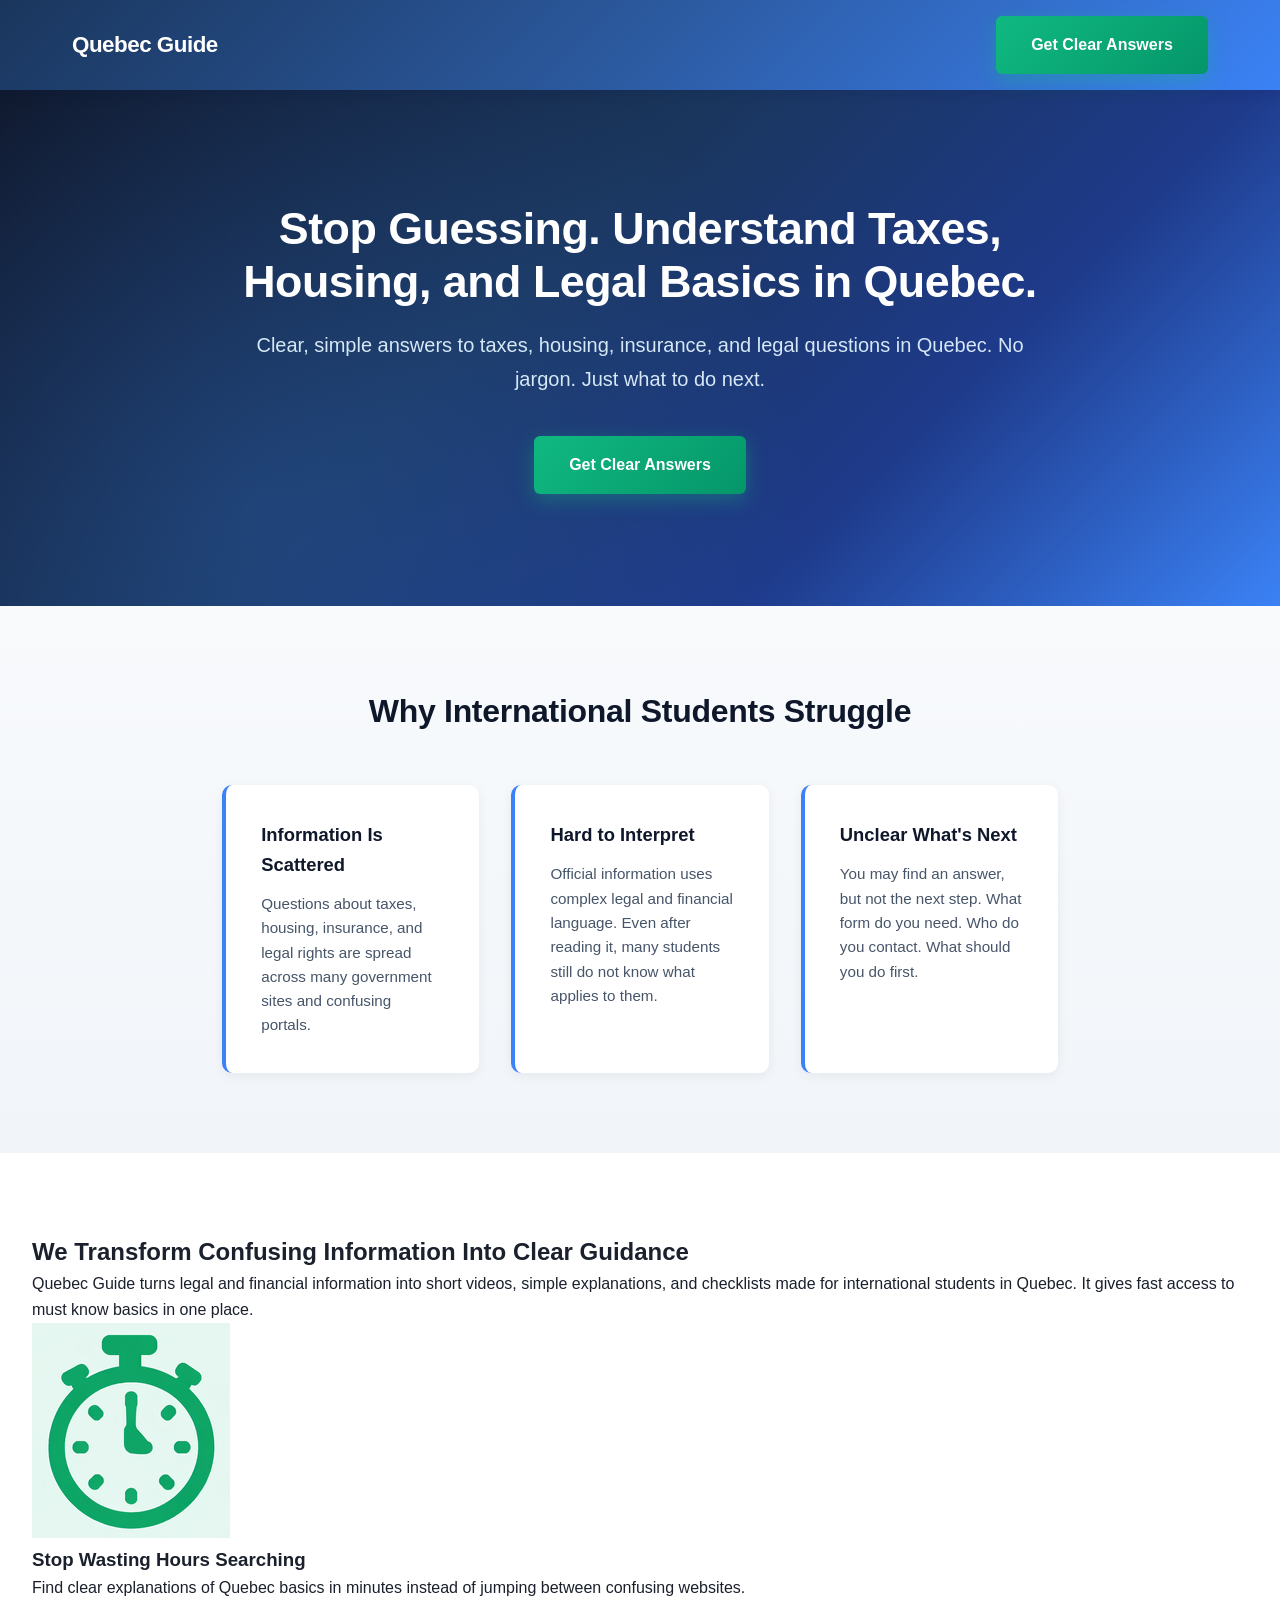
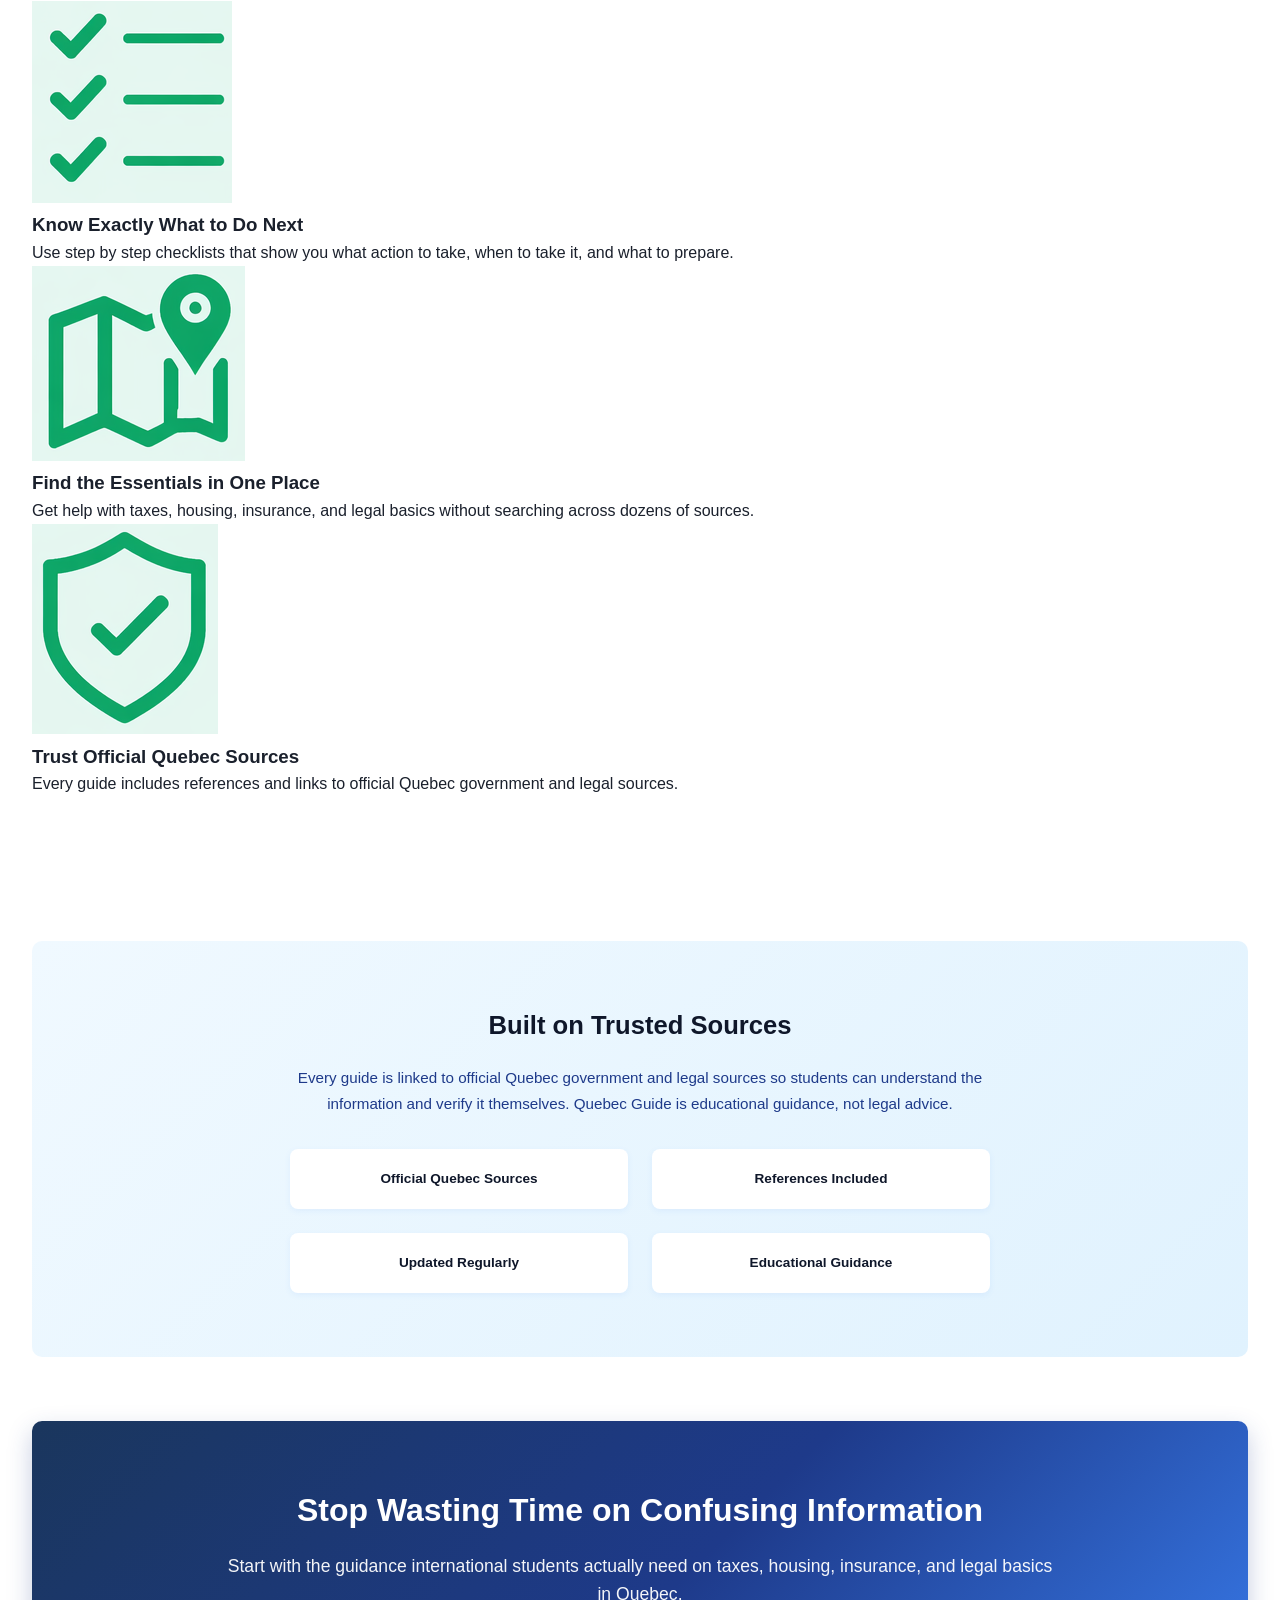
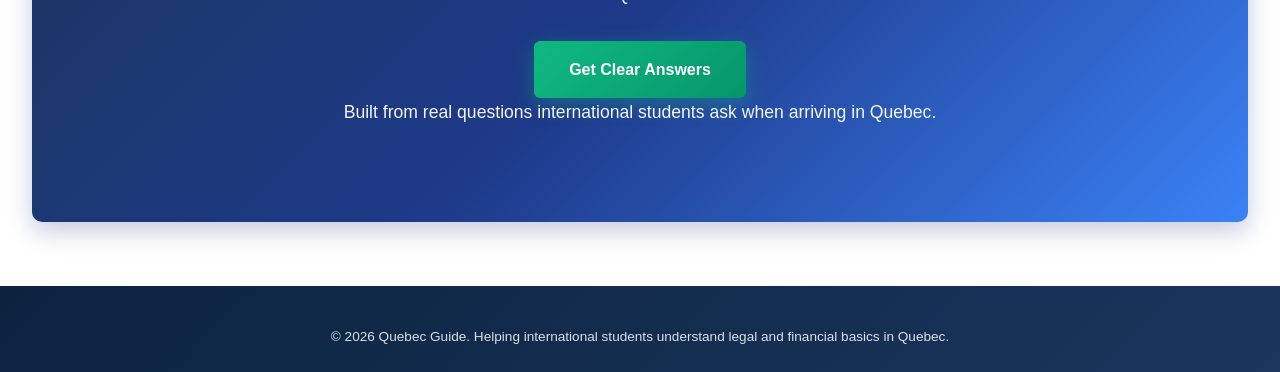
<file: index.html>
<!DOCTYPE html>
<html lang="en">
<head>
    <meta charset="UTF-8">
    <meta name="viewport" content="width=device-width, initial-scale=1.0">
    <title>Quebec Guide - Understand Taxes, Housing, and Legal Basics</title>
    <link rel="stylesheet" href="landing_page.css">
</head>
<body>
    <!-- Header -->
    <header>
        <nav>
            <div class="logo">Quebec Guide</div>
            <a href="#get-started" class="cta-button">Get Clear Answers</a>
        </nav>
    </header>

    <!-- Hero Section -->
    <section class="hero">
        <div class="hero-content">
            <h1>Stop Guessing. Understand Taxes, Housing, and Legal Basics in Quebec.</h1>
            <p class="subheading">Clear, simple answers to taxes, housing, insurance, and legal questions in Quebec. No jargon. Just what to do next.</p>
            <a href="#get-started" class="cta-button">Get Clear Answers</a>
        </div>
    </section>

    <!-- Problem Section -->
    <section class="problem-section">
        <div class="container">
            <h2 class="section-heading">Why International Students Struggle</h2>
            <div class="problem-cards">
                <div class="problem-card">
                    <h3>Information Is Scattered</h3>
                    <p>Questions about taxes, housing, insurance, and legal rights are spread across many government sites and confusing portals.</p>
                </div>
                <div class="problem-card">
                    <h3>Hard to Interpret</h3>
                    <p>Official information uses complex legal and financial language. Even after reading it, many students still do not know what applies to them.</p>
                </div>
                <div class="problem-card">
                    <h3>Unclear What's Next</h3>
                    <p>You may find an answer, but not the next step. What form do you need. Who do you contact. What should you do first.</p>
                </div>
            </div>
        </div>
    </section>

    <!-- Solution Section -->
    <section class="solution-section">
        <div class="solution-shell">
            <h2 class="solution-heading">We Transform Confusing Information Into Clear Guidance</h2>

            <p class="solution-subtext">
                Quebec Guide turns legal and financial information into short videos, simple explanations, and checklists made for international students in Quebec. It gives fast access to must know basics in one place.
            </p>

            <div class="solution-grid">
                <article class="solution-feature-card">
                    <div class="solution-icon-wrap">
                        <img src="assets/icon-stopwatch.png" alt="Stopwatch icon" class="solution-icon-img">
                    </div>
                    <h3 class="solution-feature-title">Stop Wasting Hours Searching</h3>
                    <p class="solution-feature-text">
                        Find clear explanations of Quebec basics in minutes instead of jumping between confusing websites.
                    </p>
                </article>

                <article class="solution-feature-card">
                    <div class="solution-icon-wrap">
                        <img src="assets/icon-checklist.png" alt="Checklist icon" class="solution-icon-img">
                    </div>
                    <h3 class="solution-feature-title">Know Exactly What to Do Next</h3>
                    <p class="solution-feature-text">
                        Use step by step checklists that show you what action to take, when to take it, and what to prepare.
                    </p>
                </article>

                <article class="solution-feature-card">
                    <div class="solution-icon-wrap">
                        <img src="assets/icon-map.png" alt="Map icon" class="solution-icon-img">
                    </div>
                    <h3 class="solution-feature-title">Find the Essentials in One Place</h3>
                    <p class="solution-feature-text">
                        Get help with taxes, housing, insurance, and legal basics without searching across dozens of sources.
                    </p>
                </article>

                <article class="solution-feature-card">
                    <div class="solution-icon-wrap">
                        <img src="assets/icon-shield.png" alt="Shield icon" class="solution-icon-img">
                    </div>
                    <h3 class="solution-feature-title">Trust Official Quebec Sources</h3>
                    <p class="solution-feature-text">
                        Every guide includes references and links to official Quebec government and legal sources.
                    </p>
                </article>
            </div>
        </div>
    </section>

    <!-- Trust Section -->
    <section class="trust-section">
        <div class="container">
            <h3>Built on Trusted Sources</h3>
            <div class="trust-content">
                <p>Every guide is linked to official Quebec government and legal sources so students can understand the information and verify it themselves. Quebec Guide is educational guidance, not legal advice.</p>
                <div class="trust-list">
                    <div class="trust-item">Official Quebec Sources</div>
                    <div class="trust-item">References Included</div>
                    <div class="trust-item">Updated Regularly</div>
                    <div class="trust-item">Educational Guidance</div>
                </div>
            </div>
        </div>
    </section>

    <!-- Final CTA Section -->
    <section class="final-cta-section" id="get-started">
        <div class="container">
            <h2>Stop Wasting Time on Confusing Information</h2>
            <p>Start with the guidance international students actually need on taxes, housing, insurance, and legal basics in Quebec.</p>
            <a href="#" class="cta-button">Get Clear Answers</a>
            <p class="validation-text">Built from real questions international students ask when arriving in Quebec.</p>
        </div>
    </section>

    <!-- Footer -->
    <footer>
        <p>&copy; 2026 Quebec Guide. Helping international students understand legal and financial basics in Quebec.</p>
    </footer>
</body>
</html>
</file>
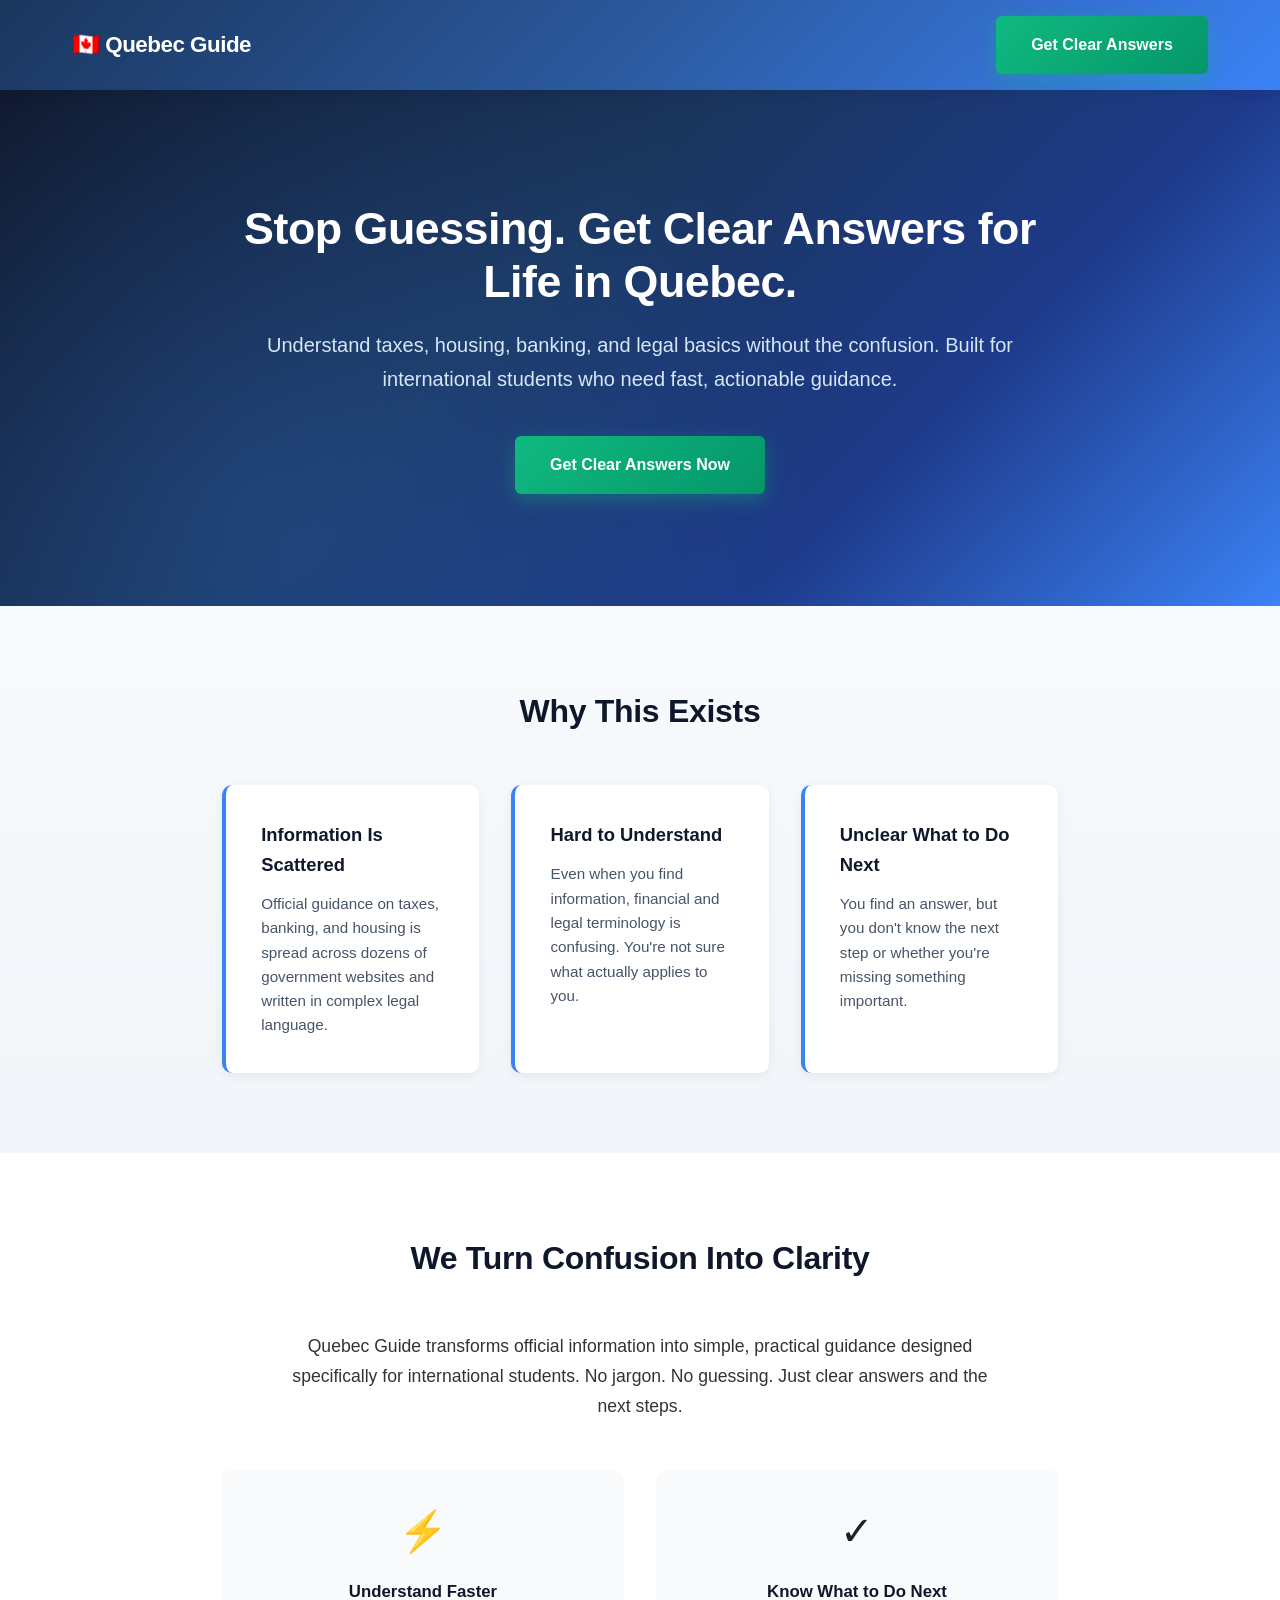
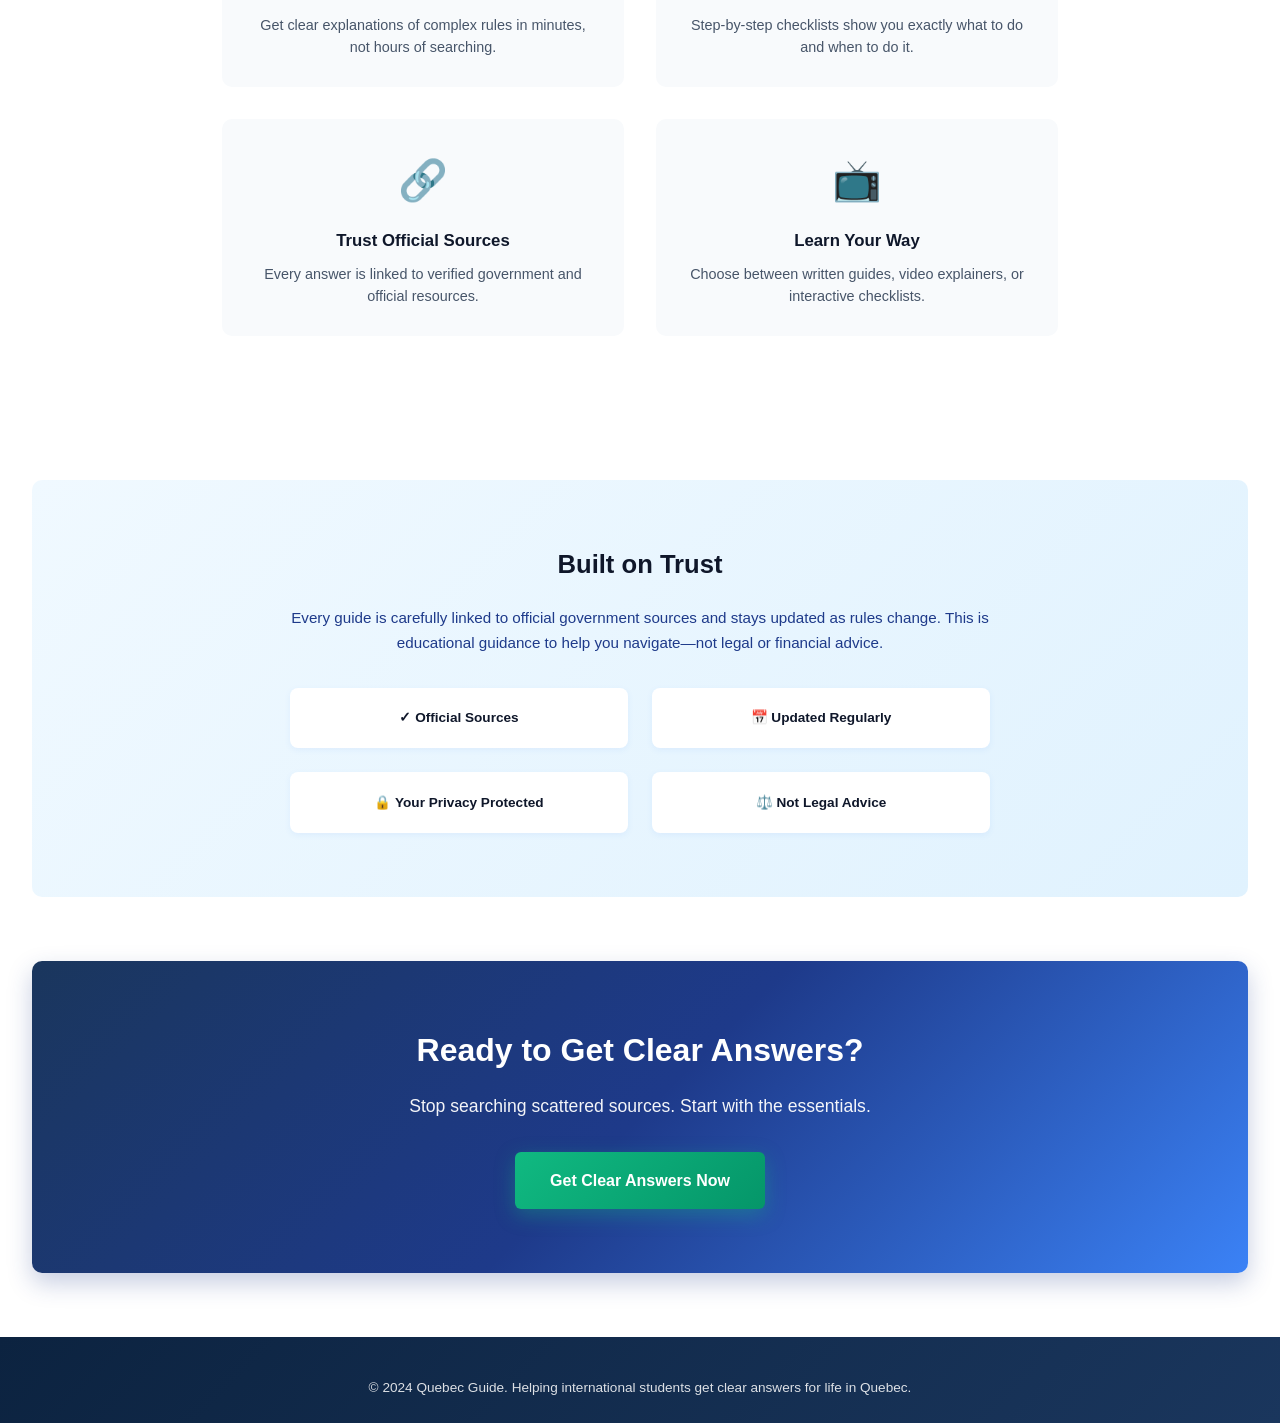
<file: landing_page.html>
<!DOCTYPE html>
<html lang="en">
<head>
    <meta charset="UTF-8">
    <meta name="viewport" content="width=device-width, initial-scale=1.0">
    <title>Quebec Guide - Clear Answers for International Students</title>
        <link rel="stylesheet" href="landing_page.css">

</head>
<body>
    <!-- Header -->
    <header>
        <nav>
            <div class="logo">🇨🇦 Quebec Guide</div>
            <a href="#get-started" class="cta-button">Get Clear Answers</a>
        </nav>
    </header>

    <!-- Hero Section -->
    <section class="hero">
        <div class="hero-content">
            <h1>Stop Guessing. Get Clear Answers for Life in Quebec.</h1>
            <p class="subheading">Understand taxes, housing, banking, and legal basics without the confusion. Built for international students who need fast, actionable guidance.</p>
            <a href="#get-started" class="cta-button">Get Clear Answers Now</a>
        </div>
    </section>

    <!-- Problem Section -->
    <section class="problem-section">
        <div class="container">
            <h2 class="section-heading">Why This Exists</h2>
            <div class="problem-cards">
                <div class="problem-card">
                    <h3>Information Is Scattered</h3>
                    <p>Official guidance on taxes, banking, and housing is spread across dozens of government websites and written in complex legal language.</p>
                </div>
                <div class="problem-card">
                    <h3>Hard to Understand</h3>
                    <p>Even when you find information, financial and legal terminology is confusing. You're not sure what actually applies to you.</p>
                </div>
                <div class="problem-card">
                    <h3>Unclear What to Do Next</h3>
                    <p>You find an answer, but you don't know the next step or whether you're missing something important.</p>
                </div>
            </div>
        </div>
    </section>

    <!-- Solution Section -->
    <section class="solution-section">
        <div class="container">
            <h2 class="section-heading">We Turn Confusion Into Clarity</h2>
            <div class="solution-intro">
                <p>Quebec Guide transforms official information into simple, practical guidance designed specifically for international students. No jargon. No guessing. Just clear answers and the next steps.</p>
            </div>
            <div class="benefits-grid">
                <div class="benefit-item">
                    <div class="benefit-icon">⚡</div>
                    <h4>Understand Faster</h4>
                    <p>Get clear explanations of complex rules in minutes, not hours of searching.</p>
                </div>
                <div class="benefit-item">
                    <div class="benefit-icon">✓</div>
                    <h4>Know What to Do Next</h4>
                    <p>Step-by-step checklists show you exactly what to do and when to do it.</p>
                </div>
                <div class="benefit-item">
                    <div class="benefit-icon">🔗</div>
                    <h4>Trust Official Sources</h4>
                    <p>Every answer is linked to verified government and official resources.</p>
                </div>
                <div class="benefit-item">
                    <div class="benefit-icon">📺</div>
                    <h4>Learn Your Way</h4>
                    <p>Choose between written guides, video explainers, or interactive checklists.</p>
                </div>
            </div>
        </div>
    </section>

    <!-- Trust Section -->
    <section class="trust-section">
        <div class="container">
            <h3>Built on Trust</h3>
            <div class="trust-content">
                <p>Every guide is carefully linked to official government sources and stays updated as rules change. This is educational guidance to help you navigate—not legal or financial advice.</p>
                <div class="trust-list">
                    <div class="trust-item">✓ Official Sources</div>
                    <div class="trust-item">📅 Updated Regularly</div>
                    <div class="trust-item">🔒 Your Privacy Protected</div>
                    <div class="trust-item">⚖️ Not Legal Advice</div>
                </div>
            </div>
        </div>
    </section>

    <!-- Final CTA Section -->
    <section class="final-cta-section" id="get-started">
        <div class="container">
            <h2>Ready to Get Clear Answers?</h2>
            <p>Stop searching scattered sources. Start with the essentials.</p>
            <a href="#" class="cta-button">Get Clear Answers Now</a>
        </div>
    </section>

    <!-- Footer -->
    <footer>
        <p>&copy; 2024 Quebec Guide. Helping international students get clear answers for life in Quebec.</p>
    </footer>
</body>
</html>
</file>
<file: landing_page.css>
* {
    margin: 0;
    padding: 0;
    box-sizing: border-box;
}

body {
    font-family: -apple-system, BlinkMacSystemFont, 'Segoe UI', 'Roboto', 'Oxygen', 'Ubuntu', 'Cantarell', sans-serif;
    line-height: 1.6;
    color: #1a202c;
    background: #ffffff;
}

/* Header & Navigation */
header {
    background: linear-gradient(135deg, #1a365d 0%, #2c5aa0 50%, #3b82f6 100%);
    color: white;
    padding: 1rem 0;
    position: sticky;
    top: 0;
    box-shadow: 0 4px 12px rgba(0, 20, 60, 0.12);
    z-index: 100;
}

nav {
    max-width: 1200px;
    margin: 0 auto;
    display: flex;
    justify-content: space-between;
    align-items: center;
    padding: 0 2rem;
}

.logo {
    font-size: 1.4rem;
    font-weight: 700;
    letter-spacing: -0.5px;
}

nav a {
    color: white;
    text-decoration: none;
    font-weight: 600;
    font-size: 0.9rem;
    padding: 0.7rem 1.5rem;
    background: rgba(255, 255, 255, 0.15);
    border-radius: 6px;
    transition: all 0.3s ease;
}

nav a:hover {
    background: rgba(255, 255, 255, 0.25);
    transform: translateY(-2px);
}

/* Container */
.container {
    max-width: 900px;
    margin: 0 auto;
    padding: 0 2rem;
}

/* Hero Section */
.hero {
    background: linear-gradient(135deg, #0f172a 0%, #1a365d 40%, #1e3a8a 70%, #3b82f6 100%);
    color: white;
    padding: 7rem 2rem;
    text-align: center;
    position: relative;
    overflow: hidden;
}

.hero::before {
    content: '';
    position: absolute;
    top: 0;
    left: 0;
    right: 0;
    bottom: 0;
    background: radial-gradient(circle at 20% 80%, rgba(59, 130, 246, 0.2) 0%, transparent 50%);
    pointer-events: none;
}

.hero-content {
    max-width: 800px;
    margin: 0 auto;
    position: relative;
    z-index: 1;
}

.hero h1 {
    font-size: 2.8rem;
    margin-bottom: 1.2rem;
    line-height: 1.2;
    font-weight: 800;
    letter-spacing: -0.5px;
}

.hero .subheading {
    font-size: 1.25rem;
    margin-bottom: 2.5rem;
    opacity: 0.95;
    font-weight: 400;
    line-height: 1.7;
    color: #e0f2fe;
}

.cta-button {
    display: inline-block;
    background: linear-gradient(135deg, #10b981 0%, #059669 100%);
    color: white;
    padding: 1rem 2.2rem;
    border-radius: 6px;
    text-decoration: none;
    font-weight: 700;
    transition: all 0.3s ease;
    font-size: 1rem;
    box-shadow: 0 6px 20px rgba(16, 185, 129, 0.35);
    border: none;
    cursor: pointer;
}

.cta-button:hover {
    background: linear-gradient(135deg, #059669 0%, #047857 100%);
    transform: translateY(-3px);
    box-shadow: 0 10px 28px rgba(16, 185, 129, 0.4);
}

/* Problem Section */
.problem-section {
    padding: 5rem 2rem;
    background: linear-gradient(180deg, #f8fafc 0%, #f1f5f9 100%);
}

.section-heading {
    font-size: 2rem;
    margin-bottom: 3rem;
    text-align: center;
    color: #0f172a;
    font-weight: 800;
    letter-spacing: -0.3px;
}

.problem-cards {
    display: grid;
    grid-template-columns: repeat(3, 1fr);
    gap: 2rem;
}

.problem-card {
    background: white;
    padding: 2.2rem;
    border-radius: 10px;
    box-shadow: 0 3px 12px rgba(0, 0, 0, 0.06);
    border-left: 4px solid #3b82f6;
    transition: all 0.3s ease;
}

.problem-card:hover {
    transform: translateY(-5px);
    box-shadow: 0 8px 20px rgba(59, 130, 246, 0.12);
}

.problem-card h3 {
    color: #0f172a;
    margin-bottom: 0.8rem;
    font-size: 1.15rem;
    font-weight: 700;
}

.problem-card p {
    color: #475569;
    font-size: 0.95rem;
    line-height: 1.6;
}

/* Solution Section */
.solution-section {
    padding: 5rem 2rem;
    background: white;
}

.solution-intro {
    max-width: 700px;
    margin: 0 auto 3rem;
    text-align: center;
}

.solution-intro p {
    font-size: 1.1rem;
    color: #333;
    line-height: 1.7;
    margin-bottom: 1.5rem;
}

.benefits-grid {
    display: grid;
    grid-template-columns: repeat(2, 1fr);
    gap: 2rem;
    margin-top: 3rem;
}

.benefit-item {
    text-align: center;
    padding: 1.8rem;
    background: #f8fafc;
    border-radius: 10px;
    transition: all 0.3s ease;
}

.benefit-item:hover {
    background: #f1f5f9;
    transform: translateY(-3px);
}

.benefit-icon {
    font-size: 2.5rem;
    margin-bottom: 1rem;
    display: inline-block;
}

.benefit-item h4 {
    color: #0f172a;
    margin-bottom: 0.6rem;
    font-size: 1.05rem;
    font-weight: 700;
}

.benefit-item p {
    color: #475569;
    font-size: 0.9rem;
    line-height: 1.5;
}

/* Trust Section */
.trust-section {
    padding: 4rem 2rem;
    background: linear-gradient(135deg, #f0f9ff 0%, #e0f2fe 100%);
    border-radius: 10px;
    margin: 4rem 2rem;
    text-align: center;
}

.trust-section h3 {
    color: #0f172a;
    margin-bottom: 1.2rem;
    font-size: 1.6rem;
    font-weight: 800;
}

.trust-content {
    max-width: 700px;
    margin: 0 auto;
}

.trust-content p {
    color: #1e3a8a;
    font-size: 0.95rem;
    line-height: 1.7;
    margin-bottom: 1.2rem;
}

.trust-list {
    display: grid;
    grid-template-columns: repeat(2, 1fr);
    gap: 1.5rem;
    margin-top: 2rem;
}

.trust-item {
    background: white;
    padding: 1.2rem;
    border-radius: 8px;
    font-size: 0.85rem;
    font-weight: 600;
    color: #0f172a;
    box-shadow: 0 2px 6px rgba(59, 130, 246, 0.08);
}

/* Final CTA Section */
.final-cta-section {
    padding: 4rem 2rem;
    background: linear-gradient(135deg, #1a365d 0%, #1e3a8a 50%, #3b82f6 100%);
    color: white;
    text-align: center;
    border-radius: 10px;
    margin: 4rem 2rem;
    box-shadow: 0 10px 25px rgba(30, 58, 138, 0.25);
}

.final-cta-section h2 {
    font-size: 2rem;
    margin-bottom: 1rem;
    font-weight: 800;
}

.final-cta-section p {
    font-size: 1.1rem;
    margin-bottom: 2rem;
    opacity: 0.95;
}

/* Footer */
footer {
    background: linear-gradient(135deg, #0c2340 0%, #1a365d 100%);
    color: white;
    padding: 2.5rem 2rem 1.5rem;
    text-align: center;
}

footer p {
    font-size: 0.85rem;
    opacity: 0.85;
}

/* Responsive Design */
@media (max-width: 768px) {
    .hero h1 {
        font-size: 1.8rem;
    }

    .hero .subheading {
        font-size: 1rem;
    }

    .section-heading {
        font-size: 1.5rem;
    }

    .problem-cards {
        grid-template-columns: 1fr;
        gap: 1.5rem;
    }

    .benefits-grid {
        grid-template-columns: 1fr;
        gap: 1.5rem;
    }

    .trust-section {
        margin: 2rem 1rem;
    }

    .final-cta-section {
        margin: 2rem 1rem;
    }

    .final-cta-section h2 {
        font-size: 1.5rem;
    }
}

@media (max-width: 480px) {
    nav {
        padding: 0 1rem;
    }

    .logo {
        font-size: 1.1rem;
    }

    nav a {
        padding: 0.5rem 1rem;
        font-size: 0.8rem;
    }

    .hero {
        padding: 3.5rem 1rem;
    }

    .hero h1 {
        font-size: 1.4rem;
    }

    .hero .subheading {
        font-size: 0.95rem;
    }

    .cta-button {
        padding: 0.9rem 1.5rem;
        font-size: 0.9rem;
    }

    .problem-section,
    .solution-section,
    .trust-section,
    .final-cta-section {
        padding: 3rem 1rem;
    }

    .section-heading {
        font-size: 1.3rem;
        margin-bottom: 2rem;
    }
}
</file>
